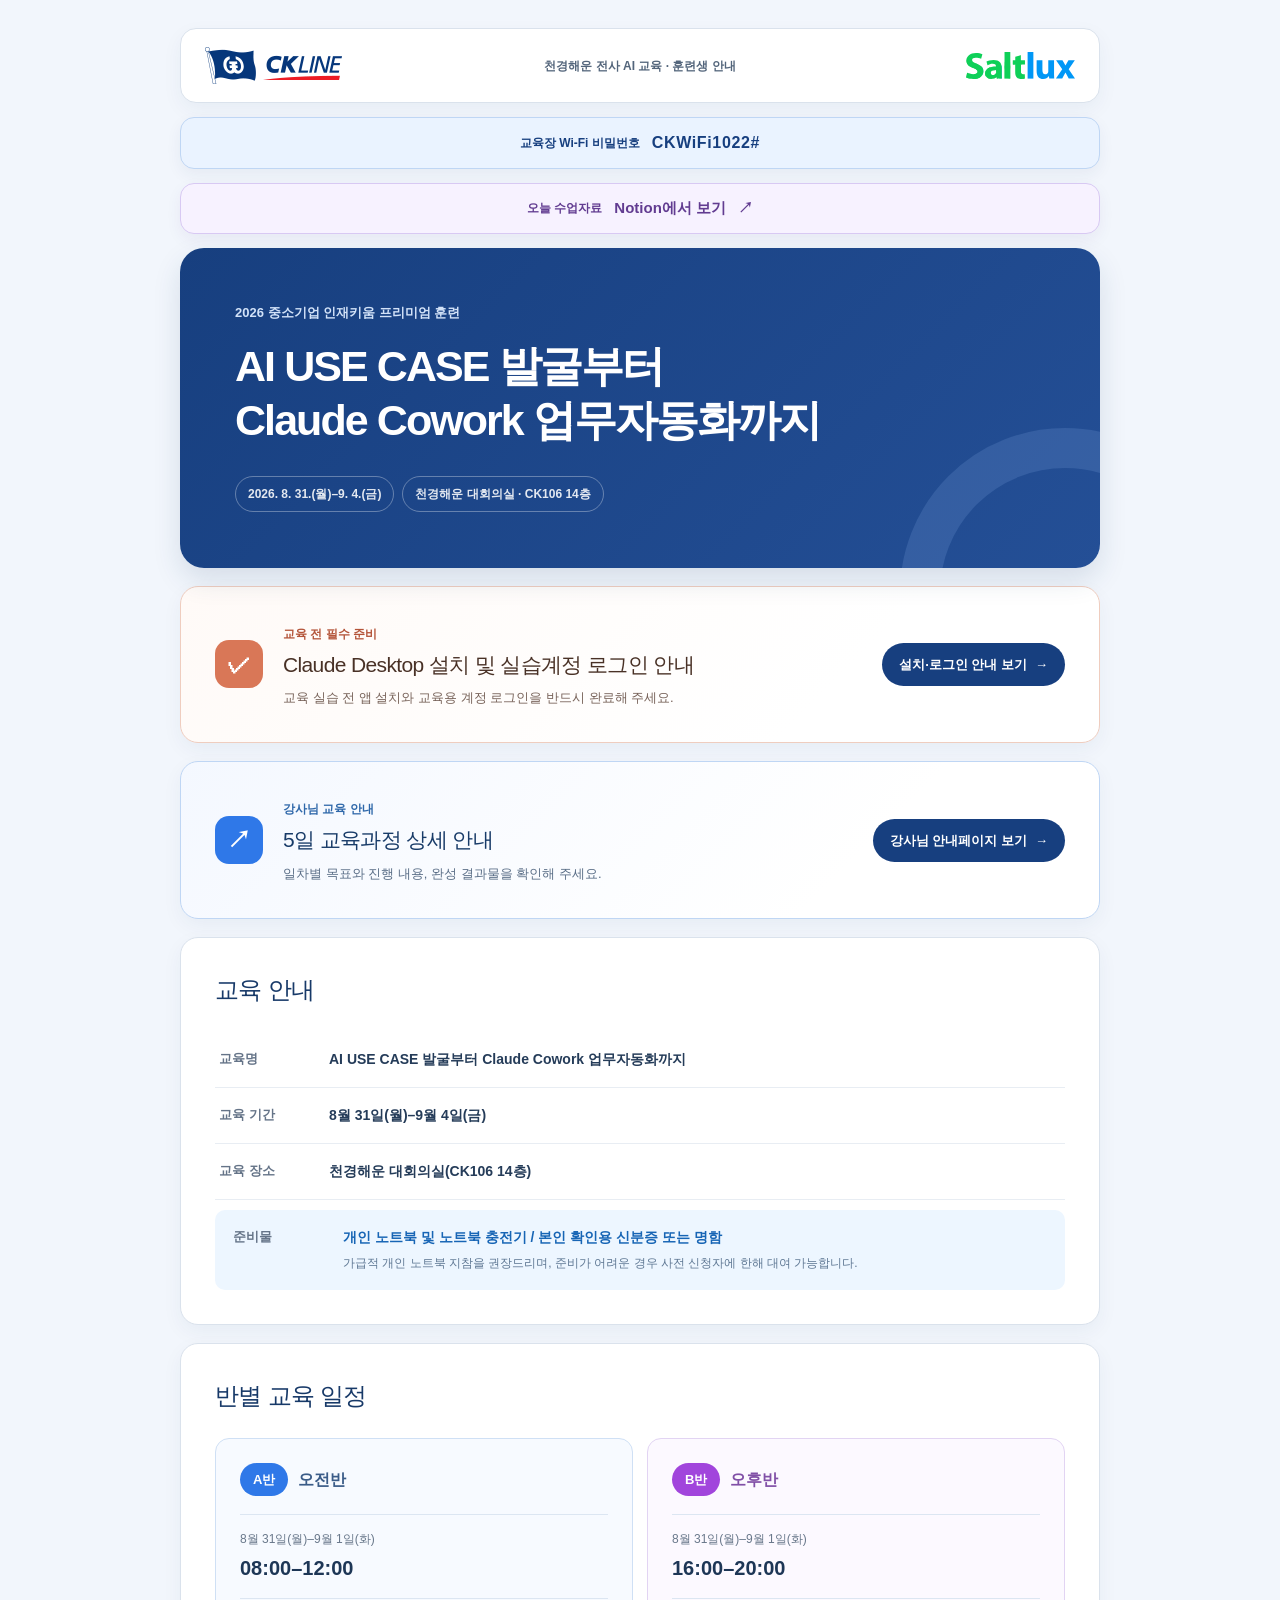
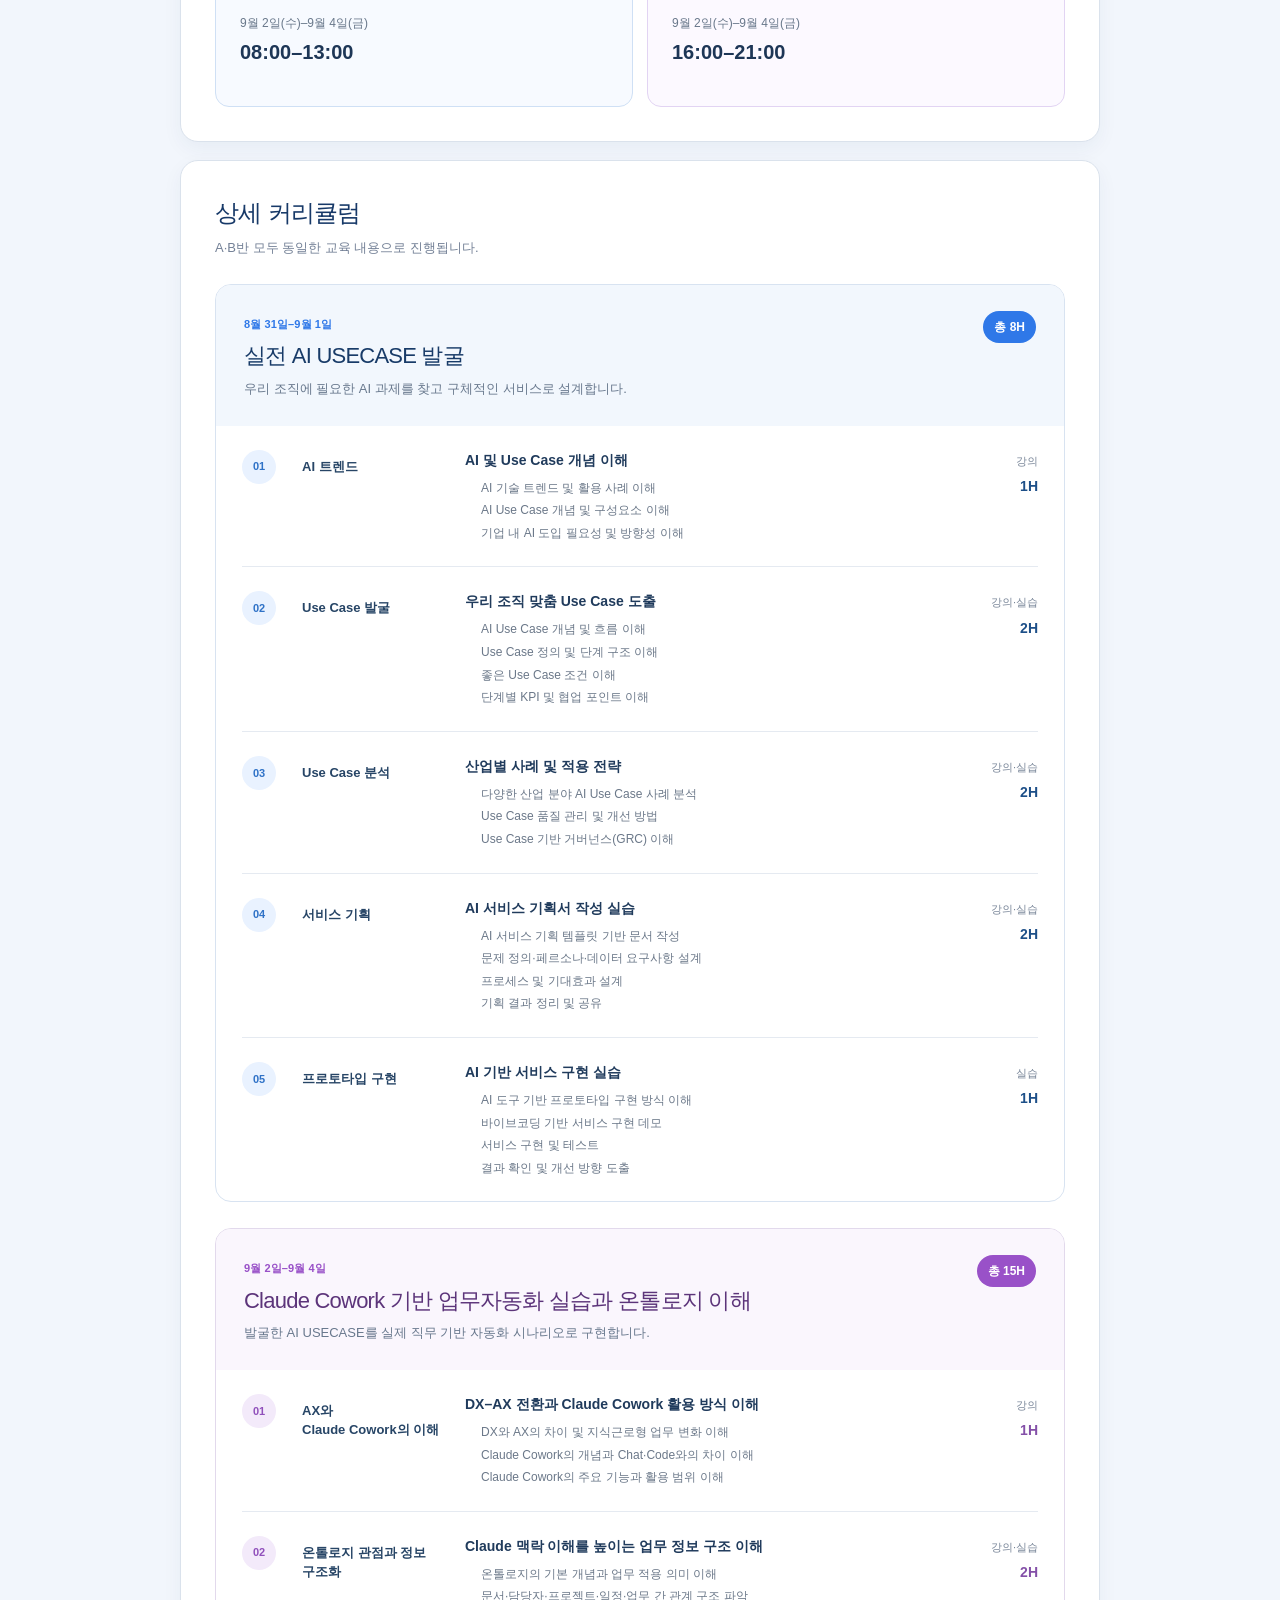
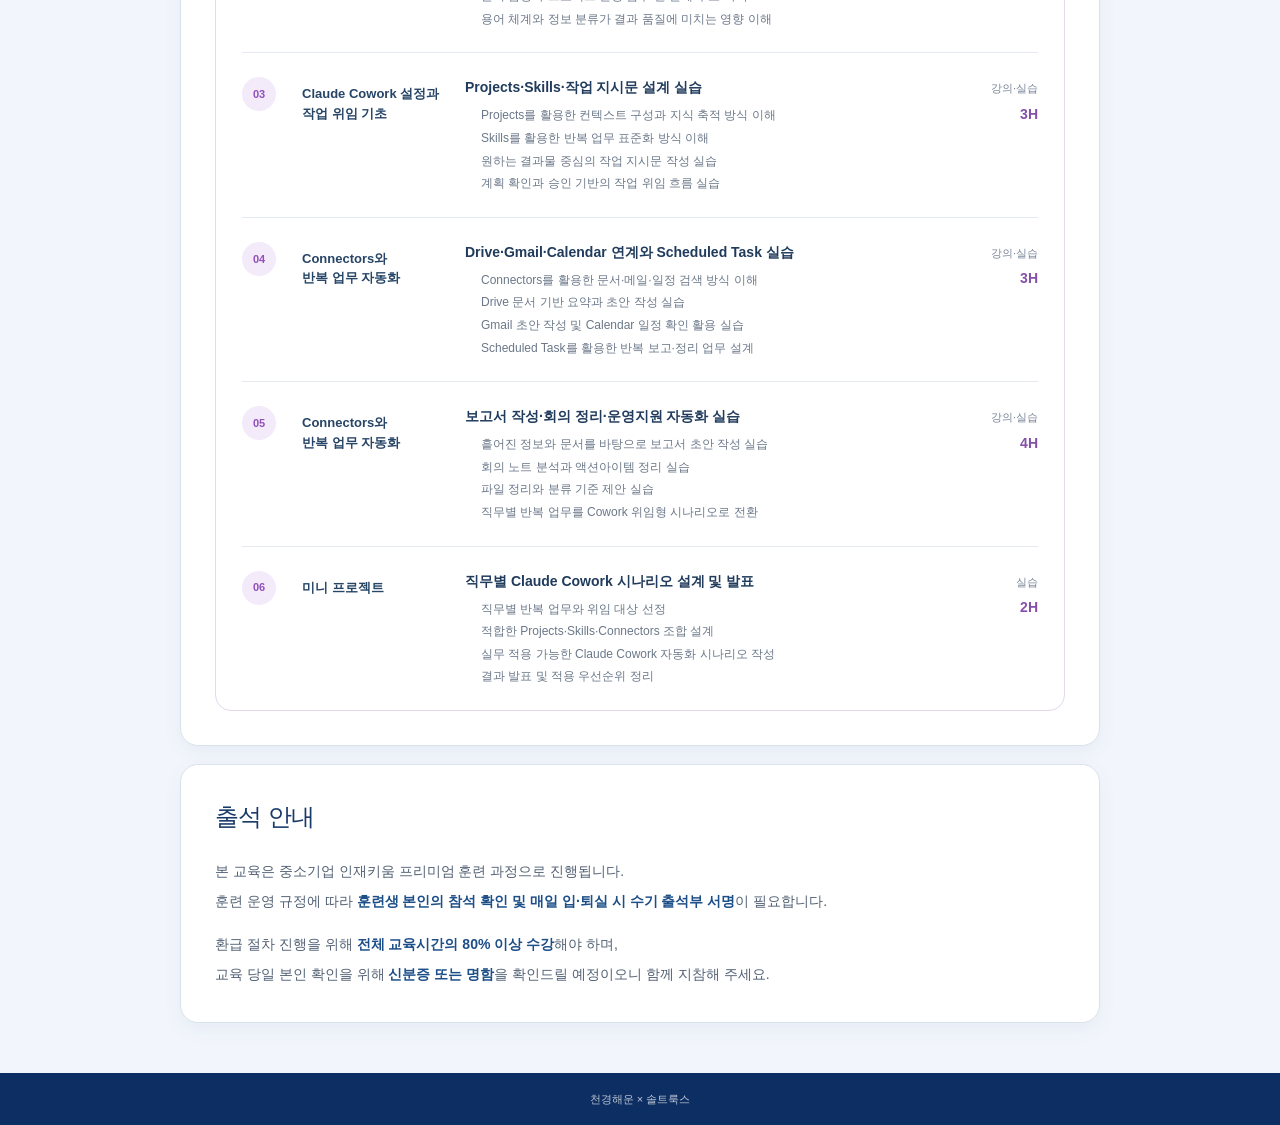
<file: index.html>
<!DOCTYPE html>
<html lang="ko">
<head>
<meta charset="utf-8">
<meta name="viewport" content="width=device-width, initial-scale=1">
<link rel="preload" href="./ckline-logo.png" as="image">
<link rel="preload" href="./saltlux-logo.png" as="image">
<link rel="stylesheet" href="./site.css">
<link rel="stylesheet" href="./guide-card.css?v=20260831-3">
<title>천경해운 AI 실무교육 안내</title>
<meta name="description" content="천경해운 실전 AI USECASE 발굴 및 Claude Cowork 기반 업무자동화 실습과 온톨로지 이해 교육 안내">
<link rel="shortcut icon" href="./favicon.svg">
<link rel="icon" href="./favicon.svg">
</head>
<body><main><div class="page">
<div class="brand-bar" aria-label="주관사 로고">
<img class="ckline-logo" src="./ckline-logo.png" alt="천경해운 CK Line"><span>천경해운 전사 AI 교육 · 훈련생 안내</span><img class="saltlux-logo" src="./saltlux-logo.png" alt="솔트룩스 Saltlux">
</div>
<div class="wifi-banner" role="note" aria-label="교육장 와이파이 비밀번호"><span>교육장 Wi-Fi 비밀번호</span><strong>CKWiFi1022#</strong></div>
<a class="materials-banner" style="display:flex;align-items:center;justify-content:center;gap:12px;margin-bottom:14px;border:1px solid #d8c9f3;border-radius:14px;background:#f7f2ff;color:#623c91;padding:13px 18px;box-shadow:0 6px 16px rgba(73,42,112,.06);" href="https://url.kr/gban17" target="_blank" rel="noopener noreferrer"><span>오늘 수업자료</span><strong>Notion에서 보기</strong><i aria-hidden="true">↗</i></a>
<header class="hero"><p>2026 중소기업 인재키움 프리미엄 훈련</p>
<h1>AI USE CASE 발굴부터<br>Claude Cowork 업무자동화까지</h1>
<div class="hero-meta">
<span>2026. 8. 31.(월)–9. 4.(금)</span><span>천경해운 대회의실 · CK106 14층</span>
</div></header>
<section class="card prep-card" aria-labelledby="prep-title">
<div class="prep-icon" aria-hidden="true">✓</div>
<div class="prep-copy">
<span class="prep-eyebrow">교육 전 필수 준비</span>
<h2 id="prep-title">Claude Desktop 설치 및 실습계정 로그인 안내</h2>
<p>교육 실습 전 앱 설치와 교육용 계정 로그인을 반드시 완료해 주세요.</p>
</div>
<a class="prep-link" href="./claude-guide/">설치·로그인 안내 보기 <span aria-hidden="true">→</span></a>
</section>
<section class="card prep-card instructor-card" aria-labelledby="instructor-title">
<div class="prep-icon" aria-hidden="true">↗</div>
<div class="prep-copy">
<span class="prep-eyebrow">강사님 교육 안내</span>
<h2 id="instructor-title">5일 교육과정 상세 안내</h2>
<p>일차별 목표와 진행 내용, 완성 결과물을 확인해 주세요.</p>
</div>
<a class="prep-link" href="https://wolfohgiraffers.github.io/ck_lecture/#details" target="_blank" rel="noopener noreferrer">강사님 안내페이지 보기 <span aria-hidden="true">→</span></a>
</section>
<section class="card info-card"><h2>교육 안내</h2>
<dl>
<div>
<dt>교육명</dt>
<dd>AI USE CASE 발굴부터 Claude Cowork 업무자동화까지</dd>
</div>
<div>
<dt>교육 기간</dt>
<dd>8월 31일(월)–9월 4일(금)</dd>
</div>
<div>
<dt>교육 장소</dt>
<dd>천경해운 대회의실(CK106 14층)</dd>
</div>
<div class="laptop">
<dt>준비물</dt>
<dd>
<strong>개인 노트북 및 노트북 충전기 / 본인 확인용 신분증 또는 명함</strong><span>가급적 개인 노트북 지참을 권장드리며, 준비가 어려운 경우 사전 신청자에 한해 대여 가능합니다.</span>
</dd>
</div>
</dl></section><section class="card"><h2>반별 교육 일정</h2>
<div class="schedule-grid">
<article><div class="class-title">
<b>A반</b><span>오전반</span>
</div>
<div class="time-row">
<span>8월 31일(월)–9월 1일(화)</span><strong>08:00–12:00</strong>
</div>
<div class="time-row">
<span>9월 2일(수)–9월 4일(금)</span><strong>08:00–13:00</strong>
</div></article><article class="class-b"><div class="class-title">
<b>B반</b><span>오후반</span>
</div>
<div class="time-row">
<span>8월 31일(월)–9월 1일(화)</span><strong>16:00–20:00</strong>
</div>
<div class="time-row">
<span>9월 2일(수)–9월 4일(금)</span><strong>16:00–21:00</strong>
</div></article>
</div></section><section class="card curriculum"><div class="section-heading"><div>
<h2>상세 커리큘럼</h2>
<p>A·B반 모두 동일한 교육 내용으로 진행됩니다.</p>
</div></div>
<article class="course-block blue"><div class="course-heading">
<div>
<span class="course-label">8월 31일–9월 1일</span><h3>실전 AI USECASE 발굴</h3>
<p>우리 조직에 필요한 AI 과제를 찾고 구체적인 서비스로 설계합니다.</p>
</div>
<b class="course-total">총 8H</b>
</div>
<div class="module-list">
<div class="module">
<span class="module-no">01</span><div class="module-section">AI 트렌드</div>
<div class="module-content">
<strong>AI 및 Use Case 개념 이해</strong><ul>
<li>AI 기술 트렌드 및 활용 사례 이해</li>
<li>AI Use Case 개념 및 구성요소 이해</li>
<li>기업 내 AI 도입 필요성 및 방향성 이해</li>
</ul>
</div>
<div class="module-meta">
<span>강의</span><b>1H</b>
</div>
</div>
<div class="module">
<span class="module-no">02</span><div class="module-section">Use Case 발굴</div>
<div class="module-content">
<strong>우리 조직 맞춤 Use Case 도출</strong><ul>
<li>AI Use Case 개념 및 흐름 이해</li>
<li>Use Case 정의 및 단계 구조 이해</li>
<li>좋은 Use Case 조건 이해</li>
<li>단계별 KPI 및 협업 포인트 이해</li>
</ul>
</div>
<div class="module-meta">
<span>강의·실습</span><b>2H</b>
</div>
</div>
<div class="module">
<span class="module-no">03</span><div class="module-section">Use Case 분석</div>
<div class="module-content">
<strong>산업별 사례 및 적용 전략</strong><ul>
<li>다양한 산업 분야 AI Use Case 사례 분석</li>
<li>Use Case 품질 관리 및 개선 방법</li>
<li>Use Case 기반 거버넌스(GRC) 이해</li>
</ul>
</div>
<div class="module-meta">
<span>강의·실습</span><b>2H</b>
</div>
</div>
<div class="module">
<span class="module-no">04</span><div class="module-section">서비스 기획</div>
<div class="module-content">
<strong>AI 서비스 기획서 작성 실습</strong><ul>
<li>AI 서비스 기획 템플릿 기반 문서 작성</li>
<li>문제 정의·페르소나·데이터 요구사항 설계</li>
<li>프로세스 및 기대효과 설계</li>
<li>기획 결과 정리 및 공유</li>
</ul>
</div>
<div class="module-meta">
<span>강의·실습</span><b>2H</b>
</div>
</div>
<div class="module">
<span class="module-no">05</span><div class="module-section">프로토타입 구현</div>
<div class="module-content">
<strong>AI 기반 서비스 구현 실습</strong><ul>
<li>AI 도구 기반 프로토타입 구현 방식 이해</li>
<li>바이브코딩 기반 서비스 구현 데모</li>
<li>서비스 구현 및 테스트</li>
<li>결과 확인 및 개선 방향 도출</li>
</ul>
</div>
<div class="module-meta">
<span>실습</span><b>1H</b>
</div>
</div>
</div></article><article class="course-block purple"><div class="course-heading">
<div>
<span class="course-label">9월 2일–9월 4일</span><h3>Claude Cowork 기반 업무자동화 실습과 온톨로지 이해</h3>
<p>발굴한 AI USECASE를 실제 직무 기반 자동화 시나리오로 구현합니다.</p>
</div>
<b class="course-total">총 15H</b>
</div>
<div class="module-list">
<div class="module">
<span class="module-no">01</span><div class="module-section">AX와<br>Claude Cowork의 이해</div>
<div class="module-content">
<strong>DX–AX 전환과 Claude Cowork 활용 방식 이해</strong><ul>
<li>DX와 AX의 차이 및 지식근로형 업무 변화 이해</li>
<li>Claude Cowork의 개념과 Chat·Code와의 차이 이해</li>
<li>Claude Cowork의 주요 기능과 활용 범위 이해</li>
</ul>
</div>
<div class="module-meta">
<span>강의</span><b>1H</b>
</div>
</div>
<div class="module">
<span class="module-no">02</span><div class="module-section">온톨로지 관점과 정보 구조화</div>
<div class="module-content">
<strong>Claude 맥락 이해를 높이는 업무 정보 구조 이해</strong><ul>
<li>온톨로지의 기본 개념과 업무 적용 의미 이해</li>
<li>문서·담당자·프로젝트·일정·업무 간 관계 구조 파악</li>
<li>용어 체계와 정보 분류가 결과 품질에 미치는 영향 이해</li>
</ul>
</div>
<div class="module-meta">
<span>강의·실습</span><b>2H</b>
</div>
</div>
<div class="module">
<span class="module-no">03</span><div class="module-section">Claude Cowork 설정과 작업 위임 기초</div>
<div class="module-content">
<strong>Projects·Skills·작업 지시문 설계 실습</strong><ul>
<li>Projects를 활용한 컨텍스트 구성과 지식 축적 방식 이해</li>
<li>Skills를 활용한 반복 업무 표준화 방식 이해</li>
<li>원하는 결과물 중심의 작업 지시문 작성 실습</li>
<li>계획 확인과 승인 기반의 작업 위임 흐름 실습</li>
</ul>
</div>
<div class="module-meta">
<span>강의·실습</span><b>3H</b>
</div>
</div>
<div class="module">
<span class="module-no">04</span><div class="module-section">Connectors와<br>반복 업무 자동화</div>
<div class="module-content">
<strong>Drive·Gmail·Calendar 연계와 Scheduled Task 실습</strong><ul>
<li>Connectors를 활용한 문서·메일·일정 검색 방식 이해</li>
<li>Drive 문서 기반 요약과 초안 작성 실습</li>
<li>Gmail 초안 작성 및 Calendar 일정 확인 활용 실습</li>
<li>Scheduled Task를 활용한 반복 보고·정리 업무 설계</li>
</ul>
</div>
<div class="module-meta">
<span>강의·실습</span><b>3H</b>
</div>
</div>
<div class="module">
<span class="module-no">05</span><div class="module-section">Connectors와<br>반복 업무 자동화</div>
<div class="module-content">
<strong>보고서 작성·회의 정리·운영지원 자동화 실습</strong><ul>
<li>흩어진 정보와 문서를 바탕으로 보고서 초안 작성 실습</li>
<li>회의 노트 분석과 액션아이템 정리 실습</li>
<li>파일 정리와 분류 기준 제안 실습</li>
<li>직무별 반복 업무를 Cowork 위임형 시나리오로 전환</li>
</ul>
</div>
<div class="module-meta">
<span>강의·실습</span><b>4H</b>
</div>
</div>
<div class="module">
<span class="module-no">06</span><div class="module-section">미니 프로젝트</div>
<div class="module-content">
<strong>직무별 Claude Cowork 시나리오 설계 및 발표</strong><ul>
<li>직무별 반복 업무와 위임 대상 선정</li>
<li>적합한 Projects·Skills·Connectors 조합 설계</li>
<li>실무 적용 가능한 Claude Cowork 자동화 시나리오 작성</li>
<li>결과 발표 및 적용 우선순위 정리</li>
</ul>
</div>
<div class="module-meta">
<span>실습</span><b>2H</b>
</div>
</div>
</div></article></section><section class="card attendance"><h2>출석 안내</h2>
<p>본 교육은 중소기업 인재키움 프리미엄 훈련 과정으로 진행됩니다.</p>
<p>훈련 운영 규정에 따라 <strong>훈련생 본인의 참석 확인 및 매일 입·퇴실 시 수기 출석부 서명</strong>이 필요합니다.</p>
<p class="attendance-spaced">환급 절차 진행을 위해 <strong>전체 교육시간의 80% 이상 수강</strong>해야 하며,</p>
<p>교육 당일 본인 확인을 위해 <strong>신분증 또는 명함</strong>을 확인드릴 예정이오니 함께 지참해 주세요.</p></section>
</div>
<footer>천경해운 × 솔트룩스</footer></main></body>
</html>
</file>
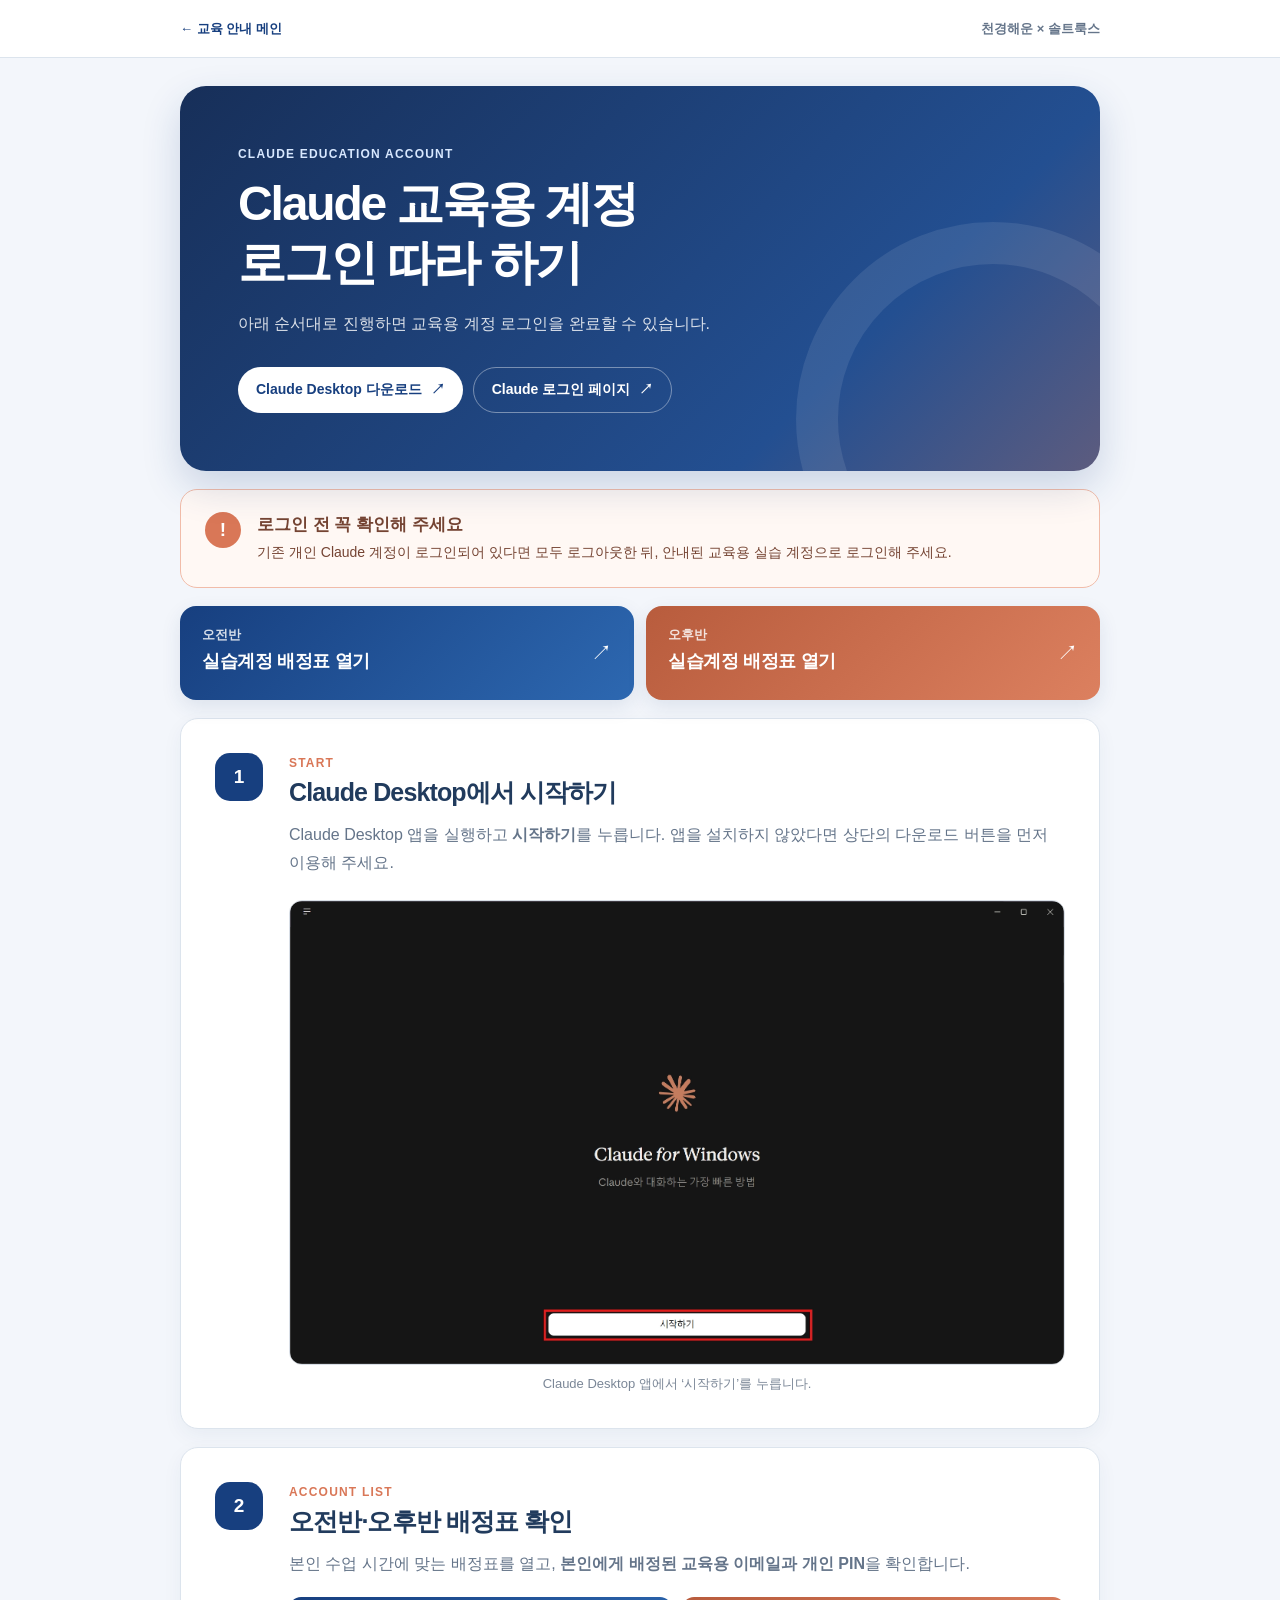
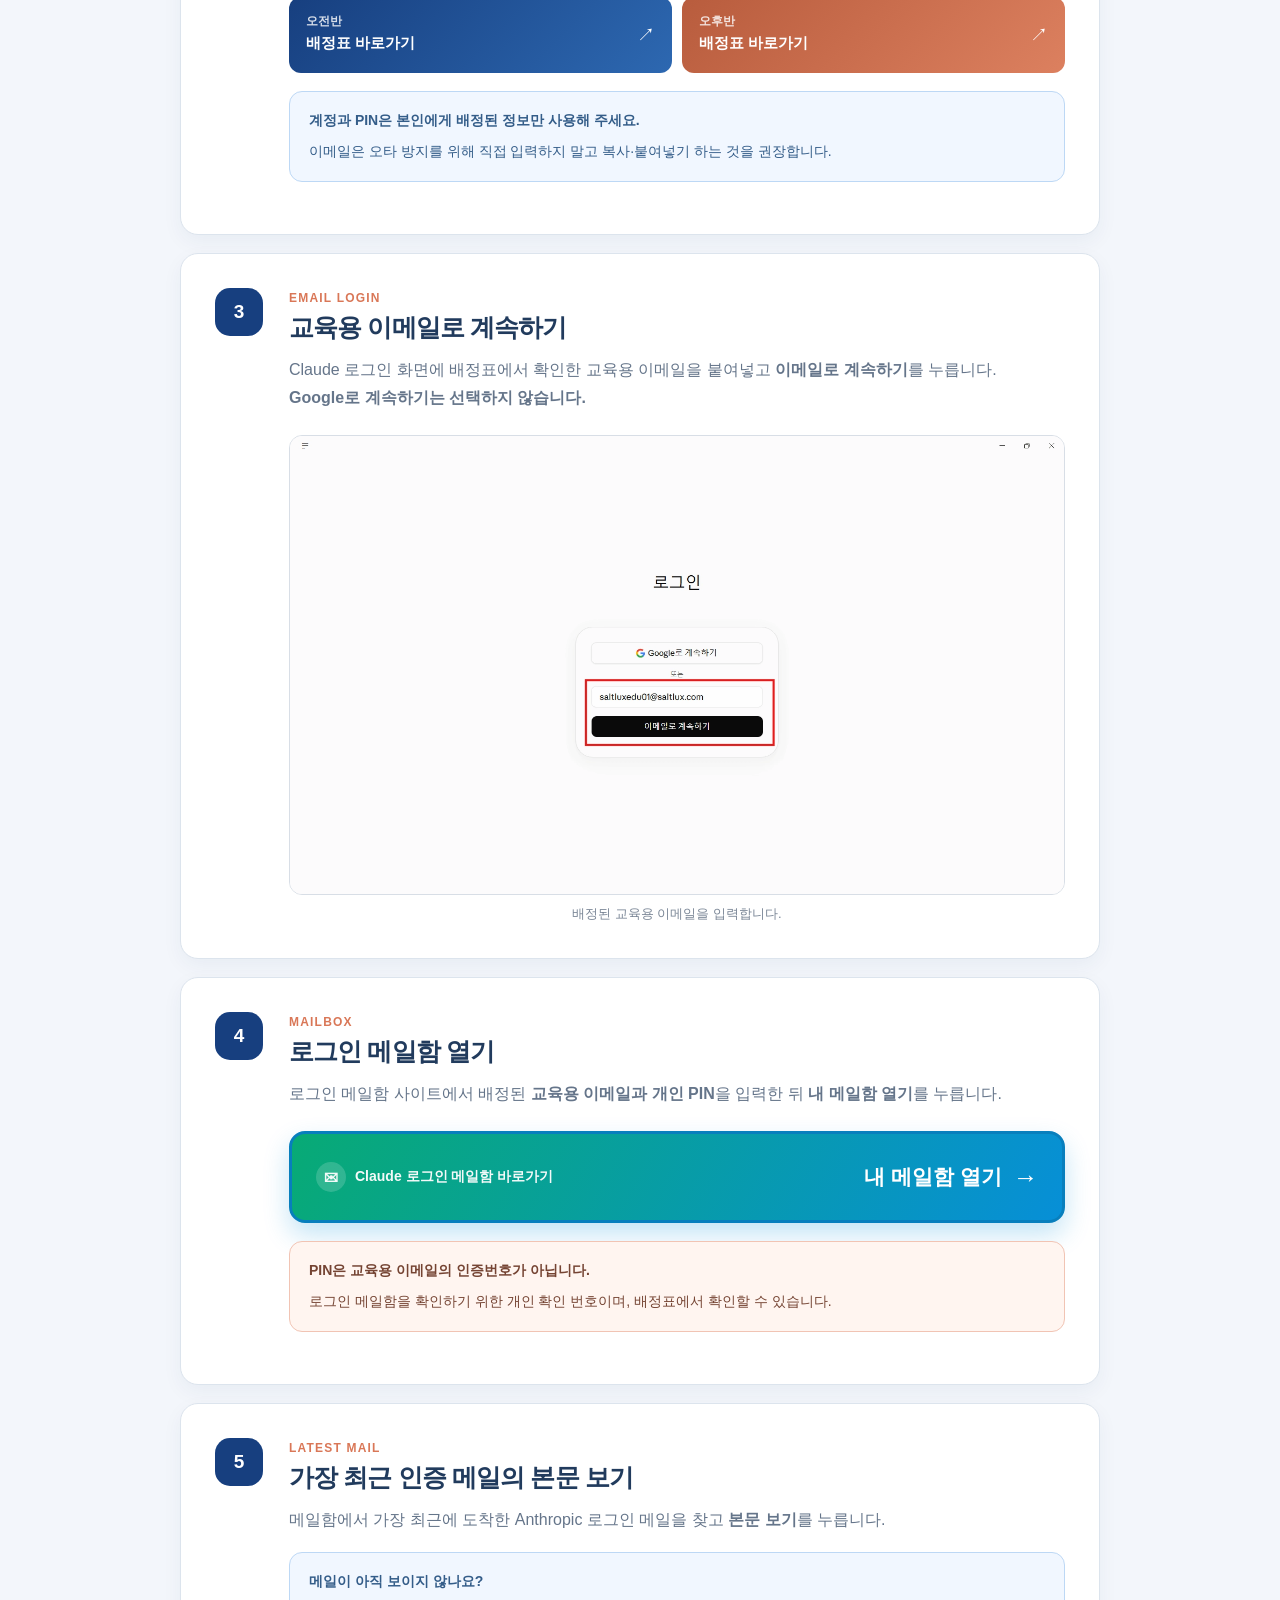
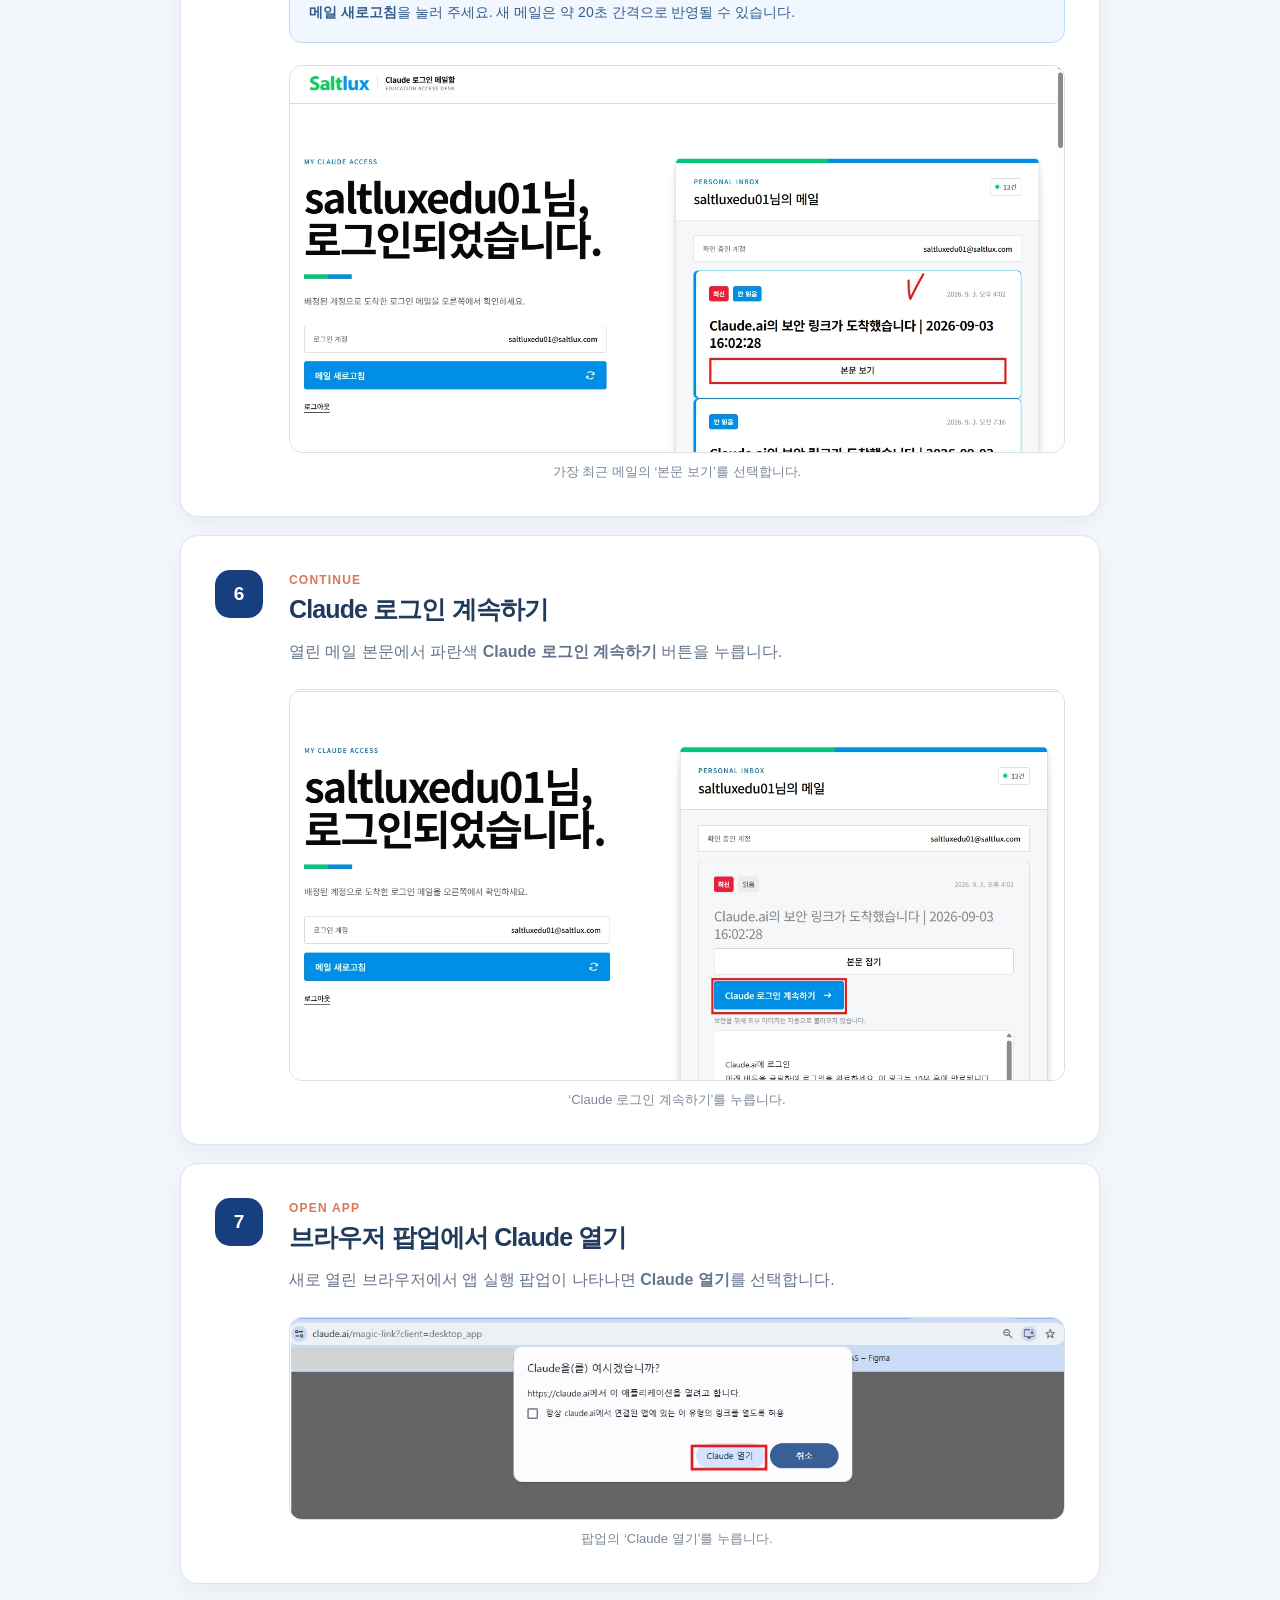
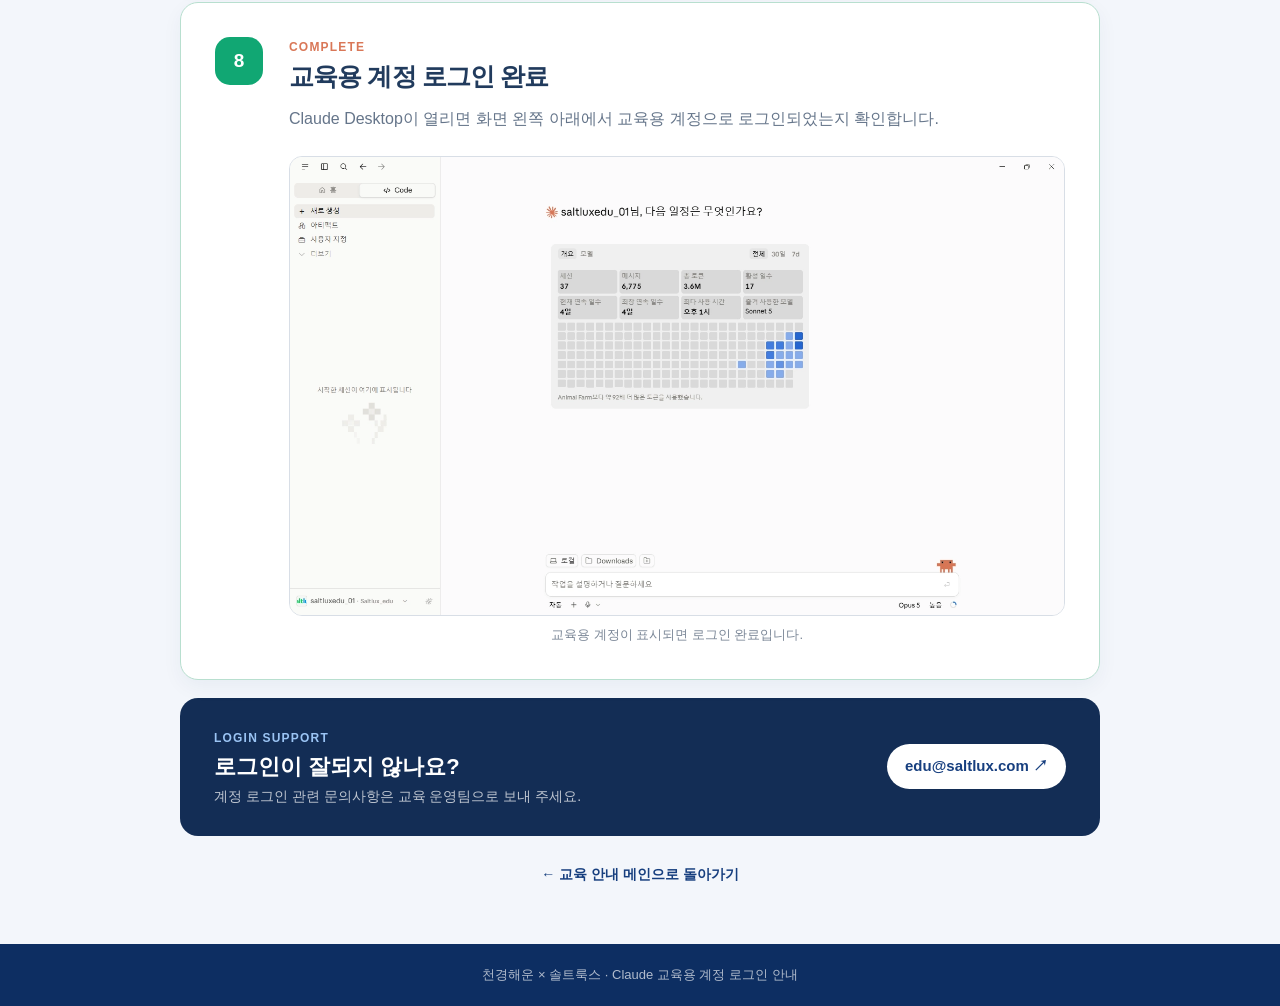
<file: claude-guide/index.html>
<!DOCTYPE html>
<html lang="ko">
<head>
  <meta charset="utf-8">
  <meta name="viewport" content="width=device-width, initial-scale=1">
  <title>Claude 교육용 계정 로그인 안내</title>
  <meta name="description" content="천경해운 AI 교육용 Claude 계정 로그인 안내">
  <link rel="icon" href="../favicon.svg">
  <link rel="stylesheet" href="./guide.css?v=20260907-1">
</head>
<body>
  <header class="topbar">
    <a href="../" class="back-link" aria-label="교육 안내 메인으로 돌아가기">← 교육 안내 메인</a>
    <span>천경해운 × 솔트룩스</span>
  </header>

  <main>
    <section class="guide-hero">
      <span class="hero-label">CLAUDE EDUCATION ACCOUNT</span>
      <h1>Claude 교육용 계정<br>로그인 따라 하기</h1>
      <p>아래 순서대로 진행하면 교육용 계정 로그인을 완료할 수 있습니다.</p>
      <div class="hero-actions">
        <a class="download-button" href="https://claude.com/download" target="_blank" rel="noopener noreferrer">Claude Desktop 다운로드 <span aria-hidden="true">↗</span></a>
        <a class="outline-button" href="https://claude.ai/" target="_blank" rel="noopener noreferrer">Claude 로그인 페이지 <span aria-hidden="true">↗</span></a>
      </div>
    </section>

    <aside class="logout-alert" role="alert">
      <span class="alert-icon" aria-hidden="true">!</span>
      <div><strong>로그인 전 꼭 확인해 주세요</strong><p>기존 개인 Claude 계정이 로그인되어 있다면 모두 로그아웃한 뒤, 안내된 교육용 실습 계정으로 로그인해 주세요.</p></div>
    </aside>

    <nav class="sheet-shortcuts" aria-label="Claude 실습계정 배정표 바로가기">
      <a class="sheet-link morning" href="https://docs.google.com/spreadsheets/d/1XLN_pKNccbn2ZdYSC-lIFCcyl6XLvCmSKsSWqs4eAHE/edit?gid=1896317214#gid=1896317214" target="_blank" rel="noopener noreferrer">
        <span>오전반</span><b>실습계정 배정표 열기</b><i aria-hidden="true">↗</i>
      </a>
      <a class="sheet-link afternoon" href="https://docs.google.com/spreadsheets/d/1c_aG6Kenw14uTB02_j3dHjnGSKt0H44jwDb2005GRZU/edit?gid=1518962713#gid=1518962713" target="_blank" rel="noopener noreferrer">
        <span>오후반</span><b>실습계정 배정표 열기</b><i aria-hidden="true">↗</i>
      </a>
    </nav>

    <section class="steps" aria-label="Claude 교육용 계정 로그인 단계">
      <article class="step-card" id="step-1">
        <div class="step-number">1</div>
        <div class="step-body">
          <span class="step-kicker">START</span>
          <h2>Claude Desktop에서 시작하기</h2>
          <p>Claude Desktop 앱을 실행하고 <b>시작하기</b>를 누릅니다. 앱을 설치하지 않았다면 상단의 다운로드 버튼을 먼저 이용해 주세요.</p>
          <figure><img src="./images/new-step-1-start.png" alt="Claude for Windows 시작 화면에서 시작하기 버튼을 누르는 예시" loading="eager"><figcaption>Claude Desktop 앱에서 ‘시작하기’를 누릅니다.</figcaption></figure>
        </div>
      </article>

      <article class="step-card" id="step-2">
        <div class="step-number">2</div>
        <div class="step-body">
          <span class="step-kicker">ACCOUNT LIST</span>
          <h2>오전반·오후반 배정표 확인</h2>
          <p>본인 수업 시간에 맞는 배정표를 열고, <b>본인에게 배정된 교육용 이메일과 개인 PIN</b>을 확인합니다.</p>
          <div class="account-links" aria-label="오전반 및 오후반 실습계정 배정표">
            <a class="account-link morning" href="https://docs.google.com/spreadsheets/d/1XLN_pKNccbn2ZdYSC-lIFCcyl6XLvCmSKsSWqs4eAHE/edit?gid=1896317214#gid=1896317214" target="_blank" rel="noopener noreferrer"><span>오전반</span><b>배정표 바로가기</b><i aria-hidden="true">↗</i></a>
            <a class="account-link afternoon" href="https://docs.google.com/spreadsheets/d/1c_aG6Kenw14uTB02_j3dHjnGSKt0H44jwDb2005GRZU/edit?gid=1518962713#gid=1518962713" target="_blank" rel="noopener noreferrer"><span>오후반</span><b>배정표 바로가기</b><i aria-hidden="true">↗</i></a>
          </div>
          <aside class="tip"><strong>계정과 PIN은 본인에게 배정된 정보만 사용해 주세요.</strong><span>이메일은 오타 방지를 위해 직접 입력하지 말고 복사·붙여넣기 하는 것을 권장합니다.</span></aside>
        </div>
      </article>

      <article class="step-card" id="step-3">
        <div class="step-number">3</div>
        <div class="step-body">
          <span class="step-kicker">EMAIL LOGIN</span>
          <h2>교육용 이메일로 계속하기</h2>
          <p>Claude 로그인 화면에 배정표에서 확인한 교육용 이메일을 붙여넣고 <b>이메일로 계속하기</b>를 누릅니다. <strong>Google로 계속하기는 선택하지 않습니다.</strong></p>
          <figure class="compact-figure"><img src="./images/new-step-3-email.png" alt="Claude 로그인 화면에 교육용 이메일을 입력하고 이메일로 계속하기를 누르는 예시" loading="lazy"><figcaption>배정된 교육용 이메일을 입력합니다.</figcaption></figure>
        </div>
      </article>

      <article class="step-card" id="step-4">
        <div class="step-number">4</div>
        <div class="step-body">
          <span class="step-kicker">MAILBOX</span>
          <h2>로그인 메일함 열기</h2>
          <p>로그인 메일함 사이트에서 배정된 <b>교육용 이메일과 개인 PIN</b>을 입력한 뒤 <b>내 메일함 열기</b>를 누릅니다.</p>
          <a class="mailbox-button" href="https://slxedu-claude.vercel.app/" target="_blank" rel="noopener noreferrer"><span><i aria-hidden="true">✉</i> Claude 로그인 메일함 바로가기</span><b>내 메일함 열기 <em aria-hidden="true">→</em></b></a>
          <aside class="warning"><strong>PIN은 교육용 이메일의 인증번호가 아닙니다.</strong><span>로그인 메일함을 확인하기 위한 개인 확인 번호이며, 배정표에서 확인할 수 있습니다.</span></aside>
        </div>
      </article>

      <article class="step-card" id="step-5">
        <div class="step-number">5</div>
        <div class="step-body">
          <span class="step-kicker">LATEST MAIL</span>
          <h2>가장 최근 인증 메일의 본문 보기</h2>
          <p>메일함에서 가장 최근에 도착한 Anthropic 로그인 메일을 찾고 <b>본문 보기</b>를 누릅니다.</p>
          <aside class="tip"><strong>메일이 아직 보이지 않나요?</strong><span><b>메일 새로고침</b>을 눌러 주세요. 새 메일은 약 20초 간격으로 반영될 수 있습니다.</span></aside>
          <figure><img src="./images/new-step-5-inbox.png" alt="Claude 로그인 메일함에서 최신 메일의 본문 보기 버튼을 누르는 예시" loading="lazy"><figcaption>가장 최근 메일의 ‘본문 보기’를 선택합니다.</figcaption></figure>
        </div>
      </article>

      <article class="step-card" id="step-6">
        <div class="step-number">6</div>
        <div class="step-body">
          <span class="step-kicker">CONTINUE</span>
          <h2>Claude 로그인 계속하기</h2>
          <p>열린 메일 본문에서 파란색 <b>Claude 로그인 계속하기</b> 버튼을 누릅니다.</p>
          <figure><img src="./images/new-step-6-continue.png" alt="로그인 메일 본문에서 Claude 로그인 계속하기 버튼을 누르는 예시" loading="lazy"><figcaption>‘Claude 로그인 계속하기’를 누릅니다.</figcaption></figure>
        </div>
      </article>

      <article class="step-card" id="step-7">
        <div class="step-number">7</div>
        <div class="step-body">
          <span class="step-kicker">OPEN APP</span>
          <h2>브라우저 팝업에서 Claude 열기</h2>
          <p>새로 열린 브라우저에서 앱 실행 팝업이 나타나면 <b>Claude 열기</b>를 선택합니다.</p>
          <figure><img src="./images/new-step-7-open.png" alt="브라우저 앱 실행 팝업에서 Claude 열기를 누르는 예시" loading="lazy"><figcaption>팝업의 ‘Claude 열기’를 누릅니다.</figcaption></figure>
        </div>
      </article>

      <article class="step-card finish-card" id="step-8">
        <div class="step-number">8</div>
        <div class="step-body">
          <span class="step-kicker">COMPLETE</span>
          <h2>교육용 계정 로그인 완료</h2>
          <p>Claude Desktop이 열리면 화면 왼쪽 아래에서 교육용 계정으로 로그인되었는지 확인합니다.</p>
          <figure><img src="./images/new-step-8-complete.png" alt="Claude Desktop에 교육용 계정으로 로그인된 완료 화면" loading="lazy"><figcaption>교육용 계정이 표시되면 로그인 완료입니다.</figcaption></figure>
        </div>
      </article>
    </section>

    <section class="contact-card" aria-label="계정 로그인 문의">
      <div><span>LOGIN SUPPORT</span><h2>로그인이 잘되지 않나요?</h2><p>계정 로그인 관련 문의사항은 교육 운영팀으로 보내 주세요.</p></div>
      <a href="mailto:edu@saltlux.com">edu@saltlux.com <span aria-hidden="true">↗</span></a>
    </section>

    <a class="bottom-back" href="../">← 교육 안내 메인으로 돌아가기</a>
  </main>

  <footer>천경해운 × 솔트룩스 · Claude 교육용 계정 로그인 안내</footer>
</body>
</html>
</file>
<file: guide-card.css>
.prep-card {
  display: grid;
  grid-template-columns: auto 1fr auto;
  align-items: center;
  gap: 20px;
  border-color: #efcdbf;
  background: linear-gradient(135deg, #fffaf7 0%, #fff 70%);
}

.prep-card .prep-icon {
  display: grid;
  place-items: center;
  width: 48px;
  height: 48px;
  border-radius: 14px;
  background: #d97757;
  color: #fff;
  font-size: 24px;
  font-weight: 900;
}

.prep-card .prep-eyebrow {
  color: #b45439;
  font-size: 12px;
  font-weight: 850;
}

.prep-card h2 {
  margin: 4px 0 7px;
  color: #493126;
  font-size: 21px;
}

.prep-card p {
  margin: 0;
  color: #78635a;
  font-size: 13px;
  line-height: 1.65;
}

.prep-link {
  display: inline-flex;
  align-items: center;
  gap: 8px;
  border-radius: 999px;
  background: #173f7f;
  color: #fff;
  padding: 12px 17px;
  font-size: 13px;
  font-weight: 800;
  white-space: nowrap;
  transition: transform .2s ease, background .2s ease;
}

.prep-link:hover { background: #245596; transform: translateY(-1px); }
.prep-link:focus-visible { outline: 3px solid #8bb8f5; outline-offset: 3px; }

.instructor-card {
  border-color: #bfd6f4;
  background: linear-gradient(135deg, #f4f8ff 0%, #fff 72%);
}

.instructor-card .prep-icon { background: #2f78e8; }
.instructor-card .prep-eyebrow { color: #2f68aa; }
.instructor-card h2 { color: #183b68; }
.instructor-card p { color: #5a6e87; }
.instructor-card .prep-link { background: #173f7f; }
.instructor-card .prep-link:hover { background: #2f78e8; }

.wifi-banner {
  display: flex;
  align-items: center;
  justify-content: center;
  gap: 12px;
  margin-bottom: 14px;
  border: 1px solid #bfd6f4;
  border-radius: 14px;
  background: #eaf3ff;
  color: #173f7f;
  padding: 13px 18px;
  box-shadow: 0 6px 16px rgba(27, 58, 104, .06);
}

.wifi-banner span { font-size: 12px; font-weight: 750; }
.wifi-banner strong { font-size: 16px; letter-spacing: .04em; }

.materials-banner {
  display: flex;
  align-items: center;
  justify-content: center;
  gap: 12px;
  margin-bottom: 14px;
  border: 1px solid #d8c9f3;
  border-radius: 14px;
  background: #f7f2ff;
  color: #623c91;
  padding: 13px 18px;
  box-shadow: 0 6px 16px rgba(73, 42, 112, .06);
  transition: transform .2s ease, background .2s ease;
}

.materials-banner span { font-size: 12px; font-weight: 750; }
.materials-banner strong { font-size: 15px; }
.materials-banner i { font-size: 15px; font-style: normal; font-weight: 900; }
.materials-banner:hover { background: #efe5ff; transform: translateY(-1px); }
.materials-banner:focus-visible { outline: 3px solid #c9a8ee; outline-offset: 3px; }

@media (width <= 650px) {
  .prep-card { grid-template-columns: auto 1fr; gap: 14px; }
  .prep-link { grid-column: 1 / -1; justify-content: center; }
  .wifi-banner { justify-content: space-between; gap: 8px; padding: 12px 14px; }
  .materials-banner { justify-content: space-between; gap: 8px; padding: 12px 14px; }
}
</file>
<file: claude-guide/guide.css>
:root {
  --navy: #173f7f;
  --navy-dark: #0d2e62;
  --ink: #20364f;
  --muted: #65758a;
  --line: #dce4ed;
  --bg: #f3f6fb;
  --claude: #d97757;
  --green: #11a773;
}

* { box-sizing: border-box; }
html { scroll-behavior: smooth; }
body { margin: 0; background: var(--bg); color: var(--ink); font-family: Pretendard, "Noto Sans KR", "Apple SD Gothic Neo", Arial, sans-serif; word-break: keep-all; }
a { color: inherit; text-decoration: none; }
img { display: block; max-width: 100%; height: auto; }
.topbar { display: flex; justify-content: space-between; align-items: center; min-height: 58px; padding: 0 max(24px, calc((100% - 920px) / 2)); background: #fff; border-bottom: 1px solid var(--line); color: #65758a; font-size: 13px; font-weight: 750; }
.back-link { color: var(--navy); }
.back-link:hover { text-decoration: underline; }
main { width: min(920px, calc(100% - 32px)); margin: 28px auto 60px; }
.guide-hero { position: relative; overflow: hidden; padding: 58px; border-radius: 26px; background: linear-gradient(135deg, #172f59 0%, #234f91 72%, #d97757 160%); color: #fff; box-shadow: 0 16px 38px rgba(23, 63, 127, .18); }
.guide-hero::after { content: ""; position: absolute; right: -90px; bottom: -145px; width: 310px; height: 310px; border: 42px solid rgba(255,255,255,.09); border-radius: 50%; }
.hero-label, .step-kicker { position: relative; z-index: 1; display: inline-block; color: #d8e8ff; font-size: 12px; font-weight: 850; letter-spacing: .1em; }
.guide-hero h1 { position: relative; z-index: 1; margin: 13px 0 18px; font-size: clamp(34px, 5vw, 48px); line-height: 1.22; letter-spacing: -.045em; }
.guide-hero p { position: relative; z-index: 1; margin: 0; color: rgba(255,255,255,.84); font-size: 16px; line-height: 1.8; }
.hero-actions { position: relative; z-index: 1; display: flex; flex-wrap: wrap; gap: 10px; margin-top: 28px; }
.download-button, .outline-button { display: inline-flex; gap: 9px; align-items: center; padding: 13px 18px; border-radius: 999px; font-size: 14px; font-weight: 850; transition: transform .15s ease; }
.download-button { background: #fff; color: #173f7f; }
.outline-button { border: 1px solid rgba(255,255,255,.4); color: #fff; }
.download-button:hover, .outline-button:hover { transform: translateY(-2px); }
.logout-alert { display: flex; align-items: flex-start; gap: 16px; margin: 18px 0 0; border: 1px solid #f1bca9; border-radius: 17px; background: #fff8f4; padding: 22px 24px; color: #754433; }
.alert-icon { display: grid; flex: 0 0 auto; place-items: center; width: 36px; height: 36px; border-radius: 50%; background: var(--claude); color: #fff; font-size: 19px; font-weight: 900; }
.logout-alert strong { display: block; margin: 1px 0 5px; font-size: 17px; }
.logout-alert p { margin: 0; font-size: 14px; line-height: 1.7; }
.sheet-shortcuts { display: grid; grid-template-columns: 1fr 1fr; gap: 12px; margin-top: 18px; }
.sheet-link { position: relative; display: flex; flex-direction: column; gap: 5px; min-height: 94px; padding: 20px 52px 20px 22px; border-radius: 16px; color: #fff; box-shadow: 0 7px 20px rgba(27,58,104,.10); transition: transform .15s ease, box-shadow .15s ease; }
.sheet-link:hover { transform: translateY(-2px); box-shadow: 0 12px 24px rgba(27,58,104,.17); }
.sheet-link.morning { background: linear-gradient(135deg, #173f7f, #2d68b1); }
.sheet-link.afternoon { background: linear-gradient(135deg, #b85c3d, #dc805f); }
.sheet-link span { font-size: 13px; font-weight: 850; opacity: .82; }
.sheet-link b { font-size: 18px; letter-spacing: -.02em; }
.sheet-link i { position: absolute; right: 22px; top: 50%; transform: translateY(-50%); font-style: normal; font-size: 21px; }
.steps { display: grid; gap: 18px; margin-top: 18px; }
.step-card { display: grid; grid-template-columns: 54px minmax(0, 1fr); gap: 20px; padding: 34px; border: 1px solid var(--line); border-radius: 18px; background: #fff; box-shadow: 0 7px 20px rgba(27,58,104,.05); }
.step-number { display: grid; place-items: center; width: 48px; height: 48px; border-radius: 15px; background: var(--navy); color: #fff; font-size: 19px; font-weight: 900; }
.step-kicker { color: var(--claude); }
.step-body h2 { margin: 5px 0 12px; color: #213b5d; font-size: 25px; letter-spacing: -.035em; }
.step-body > p { margin: 0; color: var(--muted); font-size: 16px; line-height: 1.8; }
.finish-card { border-color: #b8dfcf; }
.finish-card .step-number { background: var(--green); }
.warning, .tip { display: flex; flex-direction: column; gap: 7px; margin: 18px 0; border-radius: 13px; padding: 17px 19px; font-size: 14px; line-height: 1.7; }
.warning { border: 1px solid #f1c4b4; background: #fff5f0; color: #754433; }
.tip { border: 1px solid #bdd8f5; background: #f1f7ff; color: #345d89; }
.account-links { display: grid; grid-template-columns: 1fr 1fr; gap: 10px; margin-top: 18px; }
.account-link { position: relative; display: flex; flex-direction: column; gap: 4px; min-height: 76px; padding: 16px 42px 16px 17px; border-radius: 12px; color: #fff; transition: transform .15s ease, box-shadow .15s ease; }
.account-link:hover { transform: translateY(-2px); box-shadow: 0 8px 18px rgba(27,58,104,.16); }
.account-link.morning { background: linear-gradient(135deg, #173f7f, #2d68b1); }
.account-link.afternoon { background: linear-gradient(135deg, #b85c3d, #dc805f); }
.account-link span { font-size: 12px; font-weight: 850; opacity: .82; }
.account-link b { font-size: 15px; }
.account-link i { position: absolute; right: 17px; top: 50%; transform: translateY(-50%); font-style: normal; font-size: 18px; }
.mailbox-button { display: flex; align-items: center; justify-content: space-between; gap: 18px; min-height: 92px; margin-top: 22px; border: 3px solid #087fbd; border-radius: 16px; background: linear-gradient(120deg, #08aa75, #078fd7); color: #fff; padding: 20px 24px; box-shadow: 0 12px 26px rgba(12,148,219,.24); transition: transform .15s ease, box-shadow .15s ease; }
.mailbox-button:hover { transform: translateY(-3px); box-shadow: 0 16px 30px rgba(12,148,219,.32); }
.mailbox-button span { display: flex; align-items: center; gap: 9px; font-size: 14px; font-weight: 750; opacity: .95; }
.mailbox-button span i { display: grid; place-items: center; width: 30px; height: 30px; border-radius: 50%; background: rgba(255,255,255,.18); font-style: normal; }
.mailbox-button b { display: flex; align-items: center; gap: 11px; font-size: 21px; }
.mailbox-button b em { font-size: 25px; font-style: normal; line-height: 1; }
figure { margin: 22px 0 0; }
figure img { width: 100%; border: 1px solid #d8dee6; border-radius: 13px; background: #fff; }
.compact-figure img { max-height: 620px; object-fit: contain; }
figcaption { margin-top: 9px; color: #7b8797; text-align: center; font-size: 13px; line-height: 1.55; }
.contact-card { display: flex; align-items: center; justify-content: space-between; gap: 24px; margin-top: 18px; border-radius: 18px; background: #132d55; color: #fff; padding: 30px 34px; }
.contact-card span { color: #9bc4f4; font-size: 12px; font-weight: 850; letter-spacing: .1em; }
.contact-card h2 { margin: 6px 0; font-size: 22px; }
.contact-card p { margin: 0; color: rgba(255,255,255,.72); font-size: 14px; }
.contact-card a { flex: 0 0 auto; border-radius: 999px; background: #fff; color: var(--navy); padding: 13px 18px; font-size: 15px; font-weight: 850; }
.contact-card a span { color: inherit; font-size: inherit; letter-spacing: 0; }
.bottom-back { display: table; margin: 30px auto 0; color: var(--navy); font-size: 14px; font-weight: 800; }
footer { padding: 22px; background: var(--navy-dark); color: rgba(255,255,255,.68); text-align: center; font-size: 13px; }
@media (width <= 680px) {
  .topbar { padding: 0 16px; }
  main { width: calc(100% - 20px); margin-top: 12px; }
  .guide-hero { padding: 38px 24px; border-radius: 20px; }
  .guide-hero h1 { font-size: 31px; }
  .sheet-shortcuts { grid-template-columns: 1fr; }
  .logout-alert { padding: 19px 17px; }
  .step-card { grid-template-columns: 42px minmax(0, 1fr); gap: 12px; padding: 25px 20px; }
  .step-number { width: 40px; height: 40px; border-radius: 12px; font-size: 16px; }
  .step-body h2 { font-size: 21px; }
  .step-body > p { font-size: 15px; }
  .step-body figure, .step-body .warning, .step-body .tip, .step-body .account-links, .step-body .mailbox-button { grid-column: 1 / -1; }
  .account-links { grid-template-columns: 1fr; }
  .mailbox-button { align-items: flex-start; flex-direction: column; }
  .contact-card { align-items: flex-start; flex-direction: column; padding: 26px 22px; }
  .contact-card a { width: 100%; text-align: center; }
}
@media print {
  body { background: #fff; }
  .topbar, .hero-actions, .bottom-back, footer { display: none; }
  main { width: 100%; margin: 0; }
  .guide-hero, .step-card { box-shadow: none; break-inside: avoid; }
}
</file>
<file: site.css>
/*! tailwindcss v4.2.1 | MIT License | https://tailwindcss.com */
@layer theme{:root,:host{--font-sans:ui-sans-serif, system-ui, sans-serif, "Apple Color Emoji", "Segoe UI Emoji", "Segoe UI Symbol", "Noto Color Emoji";--font-mono:ui-monospace, SFMono-Regular, Menlo, Monaco, Consolas, "Liberation Mono", "Courier New", monospace;--spacing:.25rem;--default-font-family:var(--font-sans);--default-mono-font-family:var(--font-mono)}}@layer base{*,:after,:before,::backdrop{box-sizing:border-box;border:0 solid;margin:0;padding:0}::file-selector-button{box-sizing:border-box;border:0 solid;margin:0;padding:0}html,:host{-webkit-text-size-adjust:100%;tab-size:4;line-height:1.5;font-family:var(--default-font-family,ui-sans-serif, system-ui, sans-serif, "Apple Color Emoji", "Segoe UI Emoji", "Segoe UI Symbol", "Noto Color Emoji");font-feature-settings:var(--default-font-feature-settings,normal);font-variation-settings:var(--default-font-variation-settings,normal);-webkit-tap-highlight-color:transparent}hr{height:0;color:inherit;border-top-width:1px}abbr:where([title]){-webkit-text-decoration:underline dotted;text-decoration:underline dotted}h1,h2,h3,h4,h5,h6{font-size:inherit;font-weight:inherit}a{color:inherit;-webkit-text-decoration:inherit;-webkit-text-decoration:inherit;-webkit-text-decoration:inherit;-webkit-text-decoration:inherit;text-decoration:inherit}b,strong{font-weight:bolder}code,kbd,samp,pre{font-family:var(--default-mono-font-family,ui-monospace, SFMono-Regular, Menlo, Monaco, Consolas, "Liberation Mono", "Courier New", monospace);font-feature-settings:var(--default-mono-font-feature-settings,normal);font-variation-settings:var(--default-mono-font-variation-settings,normal);font-size:1em}small{font-size:80%}sub,sup{vertical-align:baseline;font-size:75%;line-height:0;position:relative}sub{bottom:-.25em}sup{top:-.5em}table{text-indent:0;border-color:inherit;border-collapse:collapse}:-moz-focusring{outline:auto}progress{vertical-align:baseline}summary{display:list-item}ol,ul,menu{list-style:none}img,svg,video,canvas,audio,iframe,embed,object{vertical-align:middle;display:block}img,video{max-width:100%;height:auto}button,input,select,optgroup,textarea{font:inherit;font-feature-settings:inherit;font-variation-settings:inherit;letter-spacing:inherit;color:inherit;opacity:1;background-color:#0000;border-radius:0}::file-selector-button{font:inherit;font-feature-settings:inherit;font-variation-settings:inherit;letter-spacing:inherit;color:inherit;opacity:1;background-color:#0000;border-radius:0}:where(select:is([multiple],[size])) optgroup{font-weight:bolder}:where(select:is([multiple],[size])) optgroup option{padding-inline-start:20px}::file-selector-button{margin-inline-end:4px}::placeholder{opacity:1}@supports (not ((-webkit-appearance:-apple-pay-button))) or (contain-intrinsic-size:1px){::placeholder{color:currentColor}@supports (color:color-mix(in lab, red, red)){::placeholder{color:color-mix(in oklab, currentcolor 50%, transparent)}}}textarea{resize:vertical}::-webkit-search-decoration{-webkit-appearance:none}::-webkit-date-and-time-value{min-height:1lh;text-align:inherit}::-webkit-datetime-edit{display:inline-flex}::-webkit-datetime-edit-fields-wrapper{padding:0}::-webkit-datetime-edit{padding-block:0}::-webkit-datetime-edit-year-field{padding-block:0}::-webkit-datetime-edit-month-field{padding-block:0}::-webkit-datetime-edit-day-field{padding-block:0}::-webkit-datetime-edit-hour-field{padding-block:0}::-webkit-datetime-edit-minute-field{padding-block:0}::-webkit-datetime-edit-second-field{padding-block:0}::-webkit-datetime-edit-millisecond-field{padding-block:0}::-webkit-datetime-edit-meridiem-field{padding-block:0}::-webkit-calendar-picker-indicator{line-height:1}:-moz-ui-invalid{box-shadow:none}button,input:where([type=button],[type=reset],[type=submit]){appearance:button}::file-selector-button{appearance:button}::-webkit-inner-spin-button{height:auto}::-webkit-outer-spin-button{height:auto}[hidden]:where(:not([hidden=until-found])){display:none!important}}@layer components;@layer utilities{.visible{visibility:visible}.relative{position:relative}.start{inset-inline-start:var(--spacing)}.table{display:table}}:root{--navy:#173f7f;--ink:#173968;--text:#526174;--line:#dae2ec;--bg:#f2f6fc;--blue:#2f78e8;--purple:#a145dc}*{box-sizing:border-box}body{background:var(--bg);color:var(--ink);word-break:keep-all;margin:0;font-family:Pretendard,Noto Sans KR,Apple SD Gothic Neo,Arial,sans-serif}.page{width:min(920px,100% - 32px);margin:28px auto 50px}.brand-bar{border:1px solid var(--line);background:#fff;border-radius:16px;grid-template-columns:150px 1fr 150px;align-items:center;gap:20px;margin-bottom:14px;padding:18px 24px;display:grid;box-shadow:0 7px 20px #1b3a680d}.brand-bar img{object-fit:contain;width:auto;height:auto;display:block}.brand-bar .ckline-logo{max-width:137px}.brand-bar .saltlux-logo{justify-self:end;max-width:109px}.brand-bar span{color:#53657b;text-align:center;font-size:12px;font-weight:750}.hero{color:#fff;background:linear-gradient(135deg,#173f7f,#244f96);border-radius:24px;min-height:320px;padding:55px;position:relative;overflow:hidden;box-shadow:0 12px 28px #1b3a6821}.hero:after{content:"";border:40px solid #89afe72e;border-radius:50%;width:330px;height:330px;position:absolute;bottom:-190px;right:-130px}.hero>p{color:#d2e2f8;margin:0 0 18px;font-size:13px;font-weight:700}.hero h1{z-index:1;letter-spacing:-.045em;margin:0;font-family:Pretendard,Noto Sans KR,Apple SD Gothic Neo,Arial,sans-serif;font-size:43px;font-weight:800;line-height:1.25;position:relative}.hero-meta{z-index:1;flex-wrap:wrap;gap:8px;margin-top:28px;display:flex;position:relative}.hero-meta span{color:#ffffffe0;border:1px solid #ffffff52;border-radius:999px;padding:8px 12px;font-size:12px;font-weight:700}.card{border:1px solid var(--line);background:#fff;border-radius:18px;margin-top:18px;padding:34px;box-shadow:0 7px 20px #1b3a680d}.card h2{letter-spacing:-.03em;margin:0 0 24px;font-size:24px}.info-card dl{margin:0}.info-card dl>div{border-bottom:1px solid #e8edf3;grid-template-columns:110px 1fr;padding:17px 4px;display:grid}.info-card dl>div:last-child{border-bottom:0}.info-card dt{color:#657488;font-size:13px;font-weight:700}.info-card dd{color:#253c59;margin:0;font-size:14px;font-weight:650}.info-card .laptop{background:#edf6ff;border:0;border-radius:10px;margin-top:10px;padding:17px 18px}.info-card .laptop dd{color:#1765b5;flex-direction:column;gap:6px;display:flex}.info-card .laptop dd span{color:#5f7894;font-size:12px;font-weight:500;line-height:1.55}.schedule-grid{grid-template-columns:1fr 1fr;gap:14px;display:grid}.schedule-grid article{background:#f7faff;border:1px solid #cfe0f5;border-radius:14px;padding:24px}.schedule-grid article.class-b{background:#fcf9ff;border-color:#e2d4f3}.class-title{align-items:center;gap:10px;margin-bottom:18px;display:flex}.class-title b{background:var(--blue);color:#fff;border-radius:999px;padding:7px 13px;font-size:13px;display:inline-block}.class-b .class-title b{background:var(--purple)}.class-title span{color:#3b5c88;font-size:16px;font-weight:800}.class-b .class-title span{color:#8150a7}.time-row{border-top:1px solid #dce6f2;padding:15px 0}.time-row span,.time-row strong{display:block}.time-row span{color:#69788b;font-size:12px}.time-row strong{color:#1d3656;margin-top:5px;font-size:20px}.section-heading{justify-content:space-between;align-items:flex-end;gap:20px;display:flex}.section-heading h2{margin-bottom:7px}.section-heading p{color:#738096;margin:0;font-size:13px}.course-block{border:1px solid #d8e3f1;border-radius:16px;margin-top:26px;overflow:hidden}.course-block.purple{border-color:#e2d9ec}.course-heading{background:#f2f7fd;justify-content:space-between;align-items:flex-start;gap:24px;padding:26px 28px;display:flex}.course-block.purple .course-heading{background:#faf6fd}.course-label{color:#2f78e8;letter-spacing:.01em;margin-bottom:9px;font-size:11px;font-weight:800;display:inline-block}.course-block.purple .course-label{color:#9951c8}.course-heading h3{color:#183b68;letter-spacing:-.035em;margin:0;font-size:22px;line-height:1.35}.course-block.purple .course-heading h3{color:#5c347a}.course-heading p{color:#68788d;margin:7px 0 0;font-size:13px;line-height:1.65}.course-total{color:#fff;background:#2f78e8;border-radius:999px;flex:none;padding:7px 11px;font-size:12px}.course-block.purple .course-total{background:#9951c8}.module-list{padding:0 26px}.module{border-top:1px solid #e5eaf1;grid-template-columns:42px 145px minmax(0,1fr) 82px;align-items:start;gap:18px;padding:24px 0;display:grid}.module:first-child{border-top:0}.module-no{color:#2f72c7;background:#e9f2ff;border-radius:50%;place-items:center;width:34px;height:34px;font-size:11px;font-weight:850;display:grid}.purple .module-no{color:#9050bb;background:#f3eafa}.module-section{color:#274566;padding-top:7px;font-size:13px;font-weight:800;line-height:1.5}.module-content strong{color:#203b5c;margin-bottom:8px;font-size:14px;line-height:1.5;display:block}.module-content ul{color:#6b7889;gap:4px;margin:0;padding-left:16px;font-size:12px;line-height:1.55;display:grid}.module-meta{flex-direction:column;align-items:flex-end;gap:7px;padding-top:3px;display:flex}.module-meta span{color:#778497;font-size:11px}.module-meta b{color:#1d4f88;font-size:14px}.purple .module-meta b{color:#8450a8}.attendance p{color:var(--text);margin:0;font-size:14px;line-height:1.85}.attendance p+p{margin-top:4px}.attendance p.attendance-spaced{margin-top:17px}.attendance strong{color:#1c4e88}footer{color:#ffffffb8;text-align:center;background:#0d2e62;padding:18px;font-size:11px}@media (width<=650px){.page{width:calc(100% - 20px);margin-top:12px}.brand-bar{grid-template-columns:1fr 1fr;gap:12px;padding:15px 18px}.brand-bar span{grid-area:2/1/auto/-1}.brand-bar .ckline-logo{max-width:116px}.brand-bar .saltlux-logo{max-width:96px}.hero{border-radius:18px;min-height:auto;padding:34px 24px}.hero h1{font-size:31px}.card{border-radius:15px;padding:25px 20px}.info-card dl>div{grid-template-columns:1fr;gap:7px}.schedule-grid{grid-template-columns:1fr}.course-heading{flex-direction:column;gap:14px;padding:22px 20px}.course-heading h3{font-size:19px}.module-list{padding:0 20px}.module{grid-template-columns:38px 1fr;gap:10px 12px;padding:21px 0}.module-section{padding-top:7px}.module-content{grid-column:1/-1;padding-left:50px}.module-meta{flex-direction:row;grid-column:1/-1;justify-content:flex-end;align-items:center;padding-left:50px}}@media print{body{background:#fff}footer{display:none}.page{width:100%;margin:0}.hero,.card{box-shadow:none}.hero,.info-card,.schedule-grid article,.attendance,.module{break-inside:avoid}}
</file>
